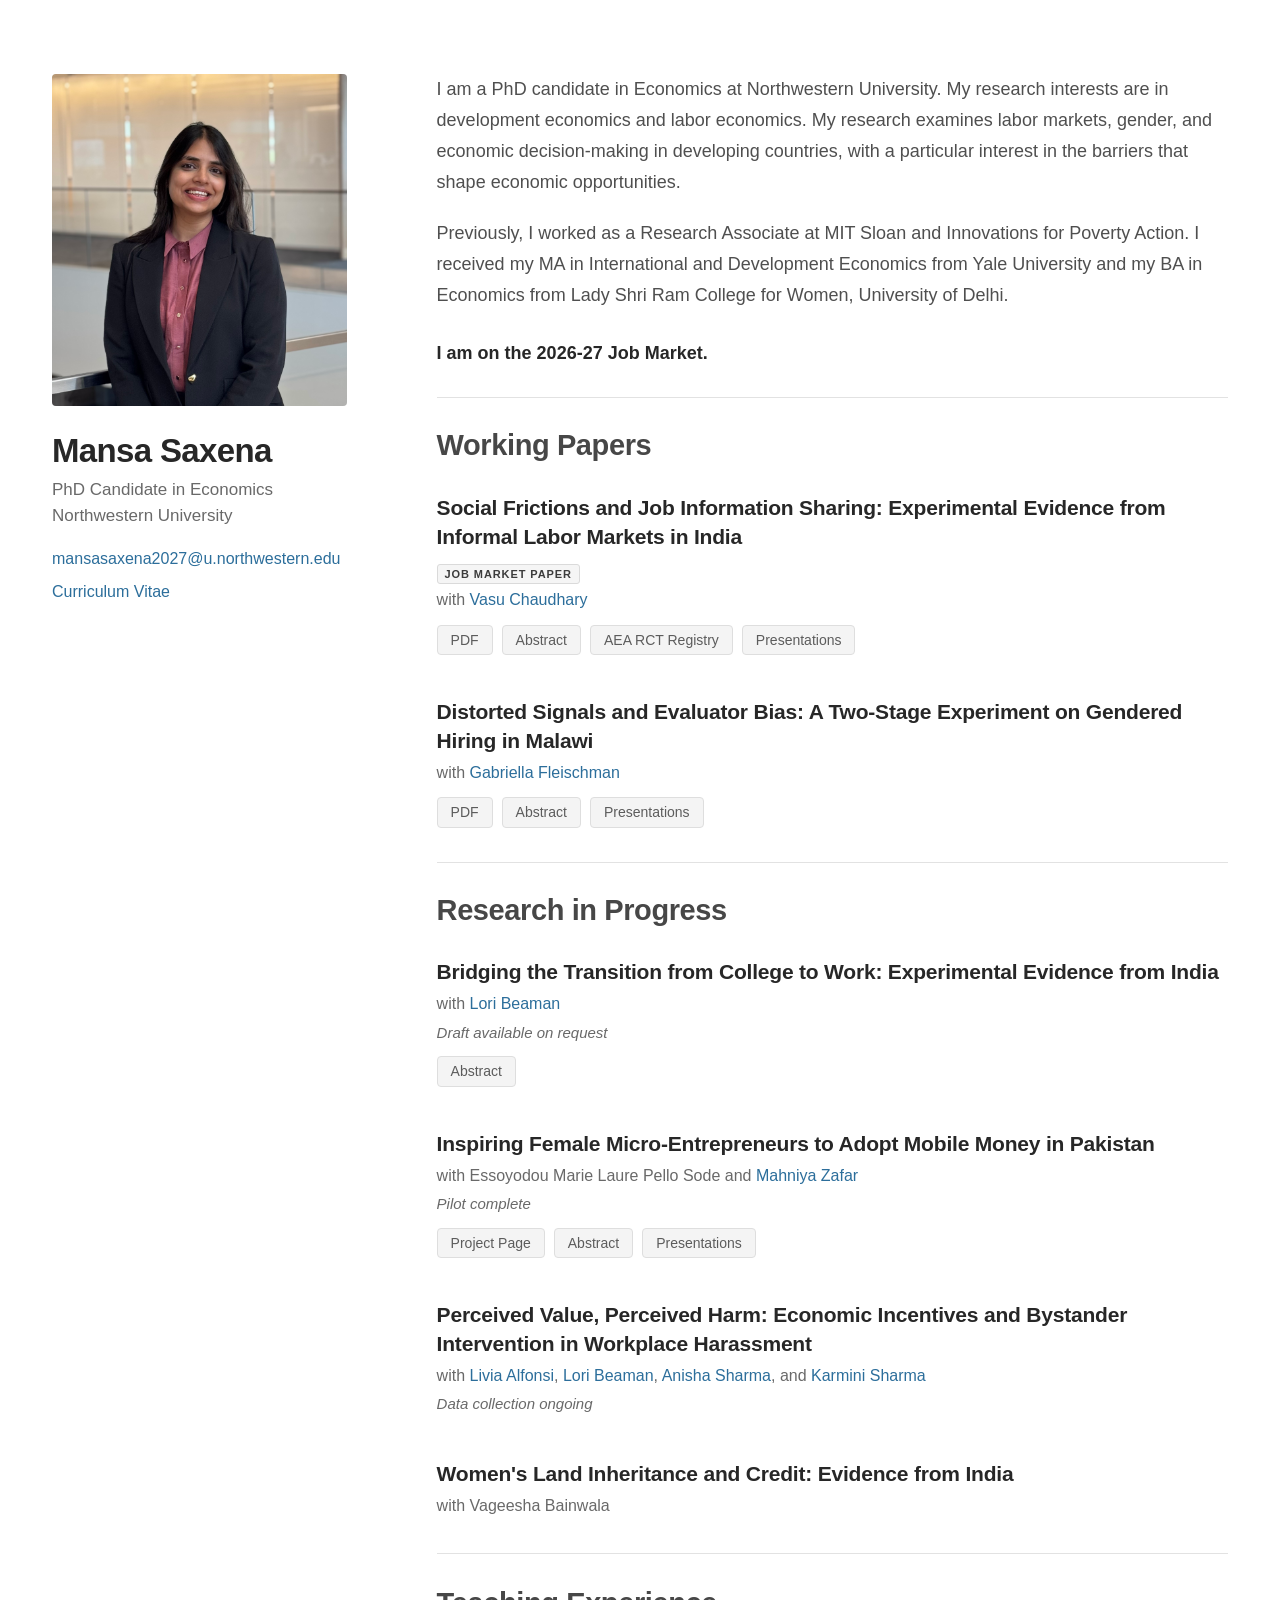
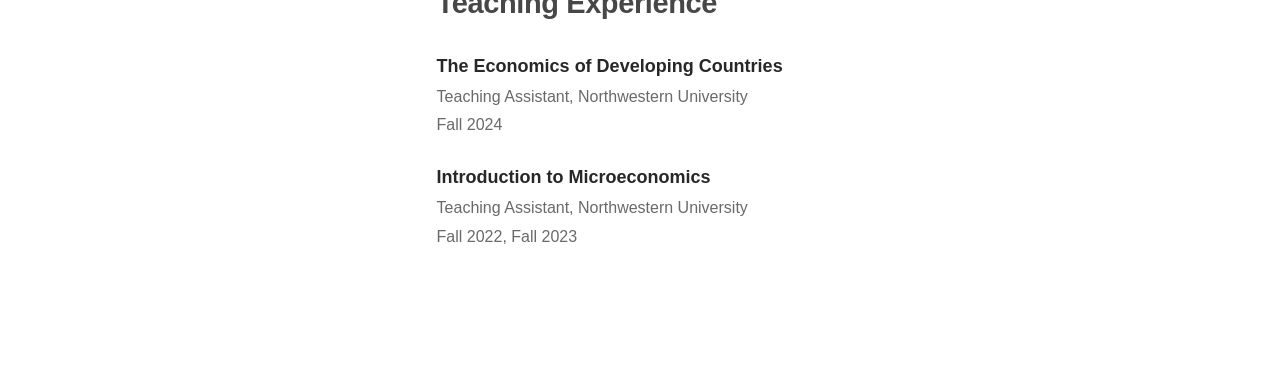
<file: index.html>
<!DOCTYPE html>
<html lang="en">
<head>

  
<!-- Google Analytics -->
<script async src="https://www.googletagmanager.com/gtag/js?id=G-KBWNK5NNSJ"></script>
<script>
  window.dataLayer = window.dataLayer || [];
  function gtag(){dataLayer.push(arguments);}
  gtag('js', new Date());
  gtag('config', 'G-KBWNK5NNSJ');
</script>

  <meta charset="UTF-8">
  <meta name="viewport" content="width=device-width, initial-scale=1.0">
  <meta name="description" content="Mansa Saxena is a PhD candidate in Economics at Northwestern University. Research in development economics and labor economics.">
  <title>Mansa Saxena | PhD Candidate in Economics | Northwestern University</title>
  <link rel="canonical" href="https://mansasaxena.github.io/">
  <link rel="stylesheet" href="style.css">
</head>

<body>
  <div class="home-layout">

    <!-- Left column. The filename is unchanged: this uses your current website photo. -->
    <aside class="profile" aria-label="Profile and contact information">
      <img src="IMG_5058.jpg" alt="Mansa Saxena" class="profile-photo">

      <h1>Mansa Saxena</h1>
      <p class="profile-affiliation">
        PhD Candidate in Economics<br>
        Northwestern University
      </p>
      <p class="profile-contact">
        <a href="mailto:mansasaxena2027@u.northwestern.edu">mansasaxena2027@u.northwestern.edu</a>
      </p>
      <!-- Upload your finalized Northwestern CV at this location to activate the link. -->
      <p class="profile-cv">
        <a href="files/Mansa_Saxena_CV.pdf" target="_blank" rel="noopener noreferrer">Curriculum Vitae</a>
      </p>
    </aside>

    <main class="main-content">
      <section class="biography" aria-label="About me">
        <p>
          I am a PhD candidate in Economics at Northwestern University.
          My research interests are in development economics and labor economics.
          My research examines labor markets, gender, and economic decision-making
          in developing countries, with a particular interest in the barriers that
          shape economic opportunities.
        </p>
        <p>
          Previously, I worked as a Research Associate at MIT Sloan and Innovations
          for Poverty Action. I received my MA in International and Development
          Economics from Yale University and my BA in Economics from Lady Shri Ram
          College for Women, University of Delhi.
        </p>
        <p class="job-market"><strong>I am on the 2026-27 Job Market.</strong></p>
      </section>

      <section class="research-section" id="research" aria-labelledby="working-heading">
        <h2 id="working-heading">Working Papers</h2>

        <article class="paper">
          <div class="paper-heading">
            <h3>Social Frictions and Job Information Sharing: Experimental Evidence from Informal Labor Markets in India</h3>
            <span class="paper-label">JOB MARKET PAPER</span>
          </div>
          <p class="coauthors">with <a href="https://v-asu.github.io/" target="_blank" rel="noopener noreferrer">Vasu Chaudhary</a></p>
          <div class="paper-actions">
  <a class="paper-button" href="https://www.dropbox.com/scl/fi/73ysekn0qsq6nr1jsxhm9/MansaSaxena_JMP.pdf?rlkey=a8pwhk3bz5fs4y36hlvtw63dv&amp;st=z2gty2nb&amp;raw=1" target="_blank" rel="noopener noreferrer">PDF</a>
  <button type="button" class="paper-button toggle-button" data-target="jmp-abstract" aria-controls="jmp-abstract" aria-expanded="false">Abstract</button>
  <a class="paper-button" href="https://www.socialscienceregistry.org/trials/19424" target="_blank" rel="noopener noreferrer">AEA RCT Registry</a>
  <button type="button" class="paper-button toggle-button" data-target="jmp-presentations" aria-controls="jmp-presentations" aria-expanded="false">Presentations</button>
</div>
          <div class="paper-expanded" id="jmp-abstract" hidden>
            <p>Social networks help workers find jobs, but fear of being blamed when a shared job turns out badly may discourage information sharing. We study whether these relational consequences discourage job-information sharing in informal labor markets in India. In a field experiment with 620 daily-wage workers at 32 labor stands in Delhi, we offer workers a one-day paid job organized by our research team and ask them to nominate another worker to hear about the same opportunity, randomizing whether the nominated worker will be told who provided his name. Anonymity increases the probability of nominating another worker by 8.0 percentage points (11%). The effect is larger (14.6 percentage points) among workers who perceive a higher likelihood of problems with the job. Anonymity also increases an index of nominations of workers perceived as able and reliable by 0.215 s.d., without a statistically detectable increase in nominations of close contacts. Descriptive and experimental evidence further supports anticipated relational costs as an explanation. Workers report conflict, demands for compensation, and reduced social and financial exchange following jobs they shared that turned out badly. In a partially incentivized vignette experiment, employer underpayment increases the share of workers willing to give up money to penalize the information source from 11% to 45%, even though the source had no control over payment. These findings show how anticipated relational costs can limit the flow of job information through social networks, potentially reducing their ability to lower search costs for workers and firms.</p>
          </div>
          <div class="paper-expanded" id="jmp-presentations" hidden>
            <p>Development Economics Lunch Workshop, Northwestern University</p>
          </div>
        </article>

        <article class="paper">
          <h3>Distorted Signals and Evaluator Bias: A Two-Stage Experiment on Gendered Hiring in Malawi</h3>
          <p class="coauthors">with <a href="https://gabriella-fleischman.github.io" target="_blank" rel="noopener noreferrer">Gabriella Fleischman</a></p>
          <div class="paper-actions">
            <a class="paper-button" href="files/GenderedHiringMalawi.pdf" target="_blank" rel="noopener noreferrer">PDF</a>
            <button type="button" class="paper-button toggle-button" data-target="malawi-abstract" aria-controls="malawi-abstract" aria-expanded="false">Abstract</button>
            <button type="button" class="paper-button toggle-button" data-target="malawi-presentations" aria-controls="malawi-presentations" aria-expanded="false">Presentations</button>
          </div>
          <div class="paper-expanded" id="malawi-abstract" hidden>
            <p>Female labor force participation is constrained by supply-side frictions, including a lack of qualified female applicants, and demand-side frictions, including biases in hiring decisions. We examine how these distortions interact to affect gender gaps in employment through two experiments conducted in partnership with a firm. The first uses female-directed advertising during a recruitment drive to address supply-side behavioral gender gaps; the second uses a résumé audit study to isolate evaluator biases in hiring. Although the intervention does not affect applicants' objective skills, it unexpectedly reduces female hiring. We find that evaluators place greater weight on noisy signals of soft skills for women than for men, while the recruitment intervention induces lower-ability women to inflate their soft-skill signals. Consequently, evaluators shortlist lower-ability female candidates from treated areas, crowding out higher-ability women. Our estimates suggest that addressing either distorted applicant signals or evaluator bias would close the gender gap in the ability of shortlisted candidates by 51–55%, with only modest additional gains from addressing both.</p>
          </div>
          <div class="paper-expanded" id="malawi-presentations" hidden>
            <p>Northeast Universities Development Consortium (NEUDC) 2025, Advances in Field Experiments 2025, Development Economics Lunch Workshop, Northwestern University</p>
          </div>
        </article>
      </section>

      <section class="research-section" aria-labelledby="progress-heading">
        <h2 id="progress-heading">Research in Progress</h2>

       <article class="paper">
  <h3>Bridging the Transition from College to Work: Experimental Evidence from India</h3>
  <p class="coauthors">with <a href="https://faculty.wcas.northwestern.edu/lab823/" target="_blank" rel="noopener noreferrer">Lori Beaman</a></p>
  <p class="project-status">Draft available on request</p>

  <div class="paper-actions">
    <button type="button" class="paper-button toggle-button" data-target="college-abstract" aria-controls="college-abstract" aria-expanded="false">Abstract</button>
  </div>

  <div class="paper-expanded" id="college-abstract" hidden>
    <p>Despite rising tertiary enrollment rates, youth unemployment remains high in India, like in many countries. We explore, using a field experiment in two northern states of India, whether a friction in the school-to-work transition is a lack of soft skills facilitating job search and career planning. Four to five years after exposure, training raises the share of young adults in employment, education, or training by 13.3 percentage points (se=0.055), from a control-group mean of 33.7%, and increases internship experience, continuing education, and resume readiness. The results suggest that light-touch employability support can improve post-college access to the labor market.</p>
  </div>
</article>

        <article class="paper">
          <h3>Inspiring Female Micro-Entrepreneurs to Adopt Mobile Money in Pakistan</h3>
          <p class="coauthors">with Essoyodou Marie Laure Pello Sode and <a href="https://sites.google.com/view/mahniya-zafar/home?authuser=0" target="_blank" rel="noopener noreferrer">Mahniya Zafar</a></p>
          <p class="project-status">Pilot complete</p>
          <div class="paper-actions">
            <a class="paper-button" href="https://grp.cepr.org/pedl/projects/addressing-barriers-mobile-money-adoption-among-female-micro-entrepreneurs-pakistan" target="_blank" rel="noopener noreferrer">Project Page</a>
            <button type="button" class="paper-button toggle-button" data-target="pakistan-abstract" aria-controls="pakistan-abstract" aria-expanded="false">Abstract</button>
            <button type="button" class="paper-button toggle-button" data-target="pakistan-presentations" aria-controls="pakistan-presentations" aria-expanded="false">Presentations</button>
          </div>
          <div class="paper-expanded" id="pakistan-abstract" hidden>
            <p>Digital financial technologies can lower transaction costs and expand access to financial services, yet their adoption and productive use remain limited among women entrepreneurs. We examine whether practical information about mobile money and exposure to relatable female entrepreneurs who successfully use it in their businesses can increase adoption and use. We pilot these interventions with 299 female micro-entrepreneurs affiliated with a microfinance institution in Lahore, Pakistan. Client groups were randomly assigned to receive either an informational intervention explaining how to use mobile money, with optional hands-on assistance, or the same intervention supplemented by a role-model video featuring successful female entrepreneurs from the same network. Providing information increased registration of mobile money accounts in women's own names by 15 percentage points, relative to a control-group mean of 21%, and reduced perceived fraud risk. Combining information with a role model increased business-related mobile money use by 11 percentage points and transactions with customers or suppliers by 9 percentage points. These findings suggest that informational barriers constrain initial adoption, while trust and perceived benefits may shape subsequent business use.</p>
          </div>
          <div class="paper-expanded" id="pakistan-presentations" hidden>
            <p>PEDL Young Scholars Matchmaking Workshop 2025</p>
          </div>
        </article>

        <article class="paper">
          <h3>Perceived Value, Perceived Harm: Economic Incentives and Bystander Intervention in Workplace Harassment</h3>
          <p class="coauthors">with <a href="https://www.liviaalfonsi.com" target="_blank" rel="noopener noreferrer">Livia Alfonsi</a>, <a href="https://faculty.wcas.northwestern.edu/lab823/" target="_blank" rel="noopener noreferrer">Lori Beaman</a>, <a href="https://sites.google.com/view/anishasharma/" target="_blank" rel="noopener noreferrer">Anisha Sharma</a>, and <a href="https://sites.google.com/view/karmini-sharma/home" target="_blank" rel="noopener noreferrer">Karmini Sharma</a></p>
          <p class="project-status">Data collection ongoing</p>
        </article>

        <article class="paper">
          <h3>Women's Land Inheritance and Credit: Evidence from India</h3>
          <p class="coauthors">with Vageesha Bainwala</p>
        </article>
      </section>

      <section class="supplementary-section" id="teaching" aria-labelledby="teaching-heading">
        <h2 id="teaching-heading">Teaching Experience</h2>
        <div class="teaching-item">
          <h3>The Economics of Developing Countries</h3>
          <p>Teaching Assistant, Northwestern University</p>
          <p>Fall 2024</p>
        </div>
        <div class="teaching-item">
          <h3>Introduction to Microeconomics</h3>
          <p>Teaching Assistant, Northwestern University</p>
          <p>Fall 2022, Fall 2023</p>
        </div>
      </section>
    </main>
  </div>

  <!-- No separate script.js file is needed. -->
  <script>
    document.querySelectorAll('.toggle-button').forEach(function (button) {
      button.addEventListener('click', function () {
        const panel = document.getElementById(button.dataset.target);
        const isOpen = button.getAttribute('aria-expanded') === 'true';
        button.setAttribute('aria-expanded', String(!isOpen));
        panel.hidden = isOpen;
      });
    });
  </script>
</body>
</html>
</file>
<file: style.css>
/* Mansa Saxena — academic website. Adapted from the existing two-column layout. */
:root {
  --text: #303030;
  --heading: #272727;
  --muted: #696969;
  --link: #2c6e9b;
  --border: #e2e2e2;
  --button: #f4f4f4;
}

* { box-sizing: border-box; }
html { scroll-behavior: smooth; }

body {
  margin: 0;
  background: #fff;
  color: var(--text);
  font-family: -apple-system, BlinkMacSystemFont, "Segoe UI", Arial, sans-serif;
  font-size: 17px;
  line-height: 1.65;
  -webkit-font-smoothing: antialiased;
}
a { color: var(--link); text-decoration: none; }
a:hover { text-decoration: underline; }
a:focus-visible, button:focus-visible { outline: 2px solid #207bb3; outline-offset: 3px; }

/* The left profile stays in place while the research column scrolls. */
.home-layout {
  width: min(1360px, 100%);
  margin: 0 auto;
  padding: 74px 52px 105px;
  display: grid;
  grid-template-columns: minmax(215px, 295px) minmax(0, 1fr);
  gap: clamp(52px, 7vw, 112px);
  align-items: start;
}
.profile { position: sticky; top: 44px; min-width: 0; }
.profile-photo {
  display: block;
  width: 100%;
  aspect-ratio: 4 / 4.5;
  object-fit: cover;
  object-position: center 25%;
  border-radius: 4px;
  background: #f0f0f0;
}
.profile h1 {
  margin: 25px 0 7px;
  color: var(--heading);
  font-size: 33px;
  font-weight: 700;
  letter-spacing: -.65px;
  line-height: 1.2;
}
.profile-affiliation { margin: 0 0 19px; color: var(--muted); font-size: 17px; line-height: 1.5; }
.profile-contact, .profile-cv { margin: 0 0 9px; font-size: 16px; line-height: 1.5; overflow-wrap: anywhere; }
.main-content { min-width: 0; }

/* About section */
.biography { padding-bottom: 28px; border-bottom: 1px solid var(--border); }
.biography p { margin: 0 0 19px; color: #4f4f4f; font-size: 18px; line-height: 1.73; }
.biography .job-market { margin: 27px 0 0; color: var(--heading); }

/* Research entries; action buttons intentionally match the small gray buttons
   in the reference website. */
.research-section { padding-top: 29px; }
.research-section + .research-section { border-top: 1px solid var(--border); }
h2 { margin: 0 0 29px; color: #474747; font-size: 29px; line-height: 1.3; font-weight: 700; letter-spacing: -.4px; }
.paper { margin: 0 0 43px; }
.paper:last-child { margin-bottom: 34px; }
.paper h3 { margin: 0 0 4px; color: var(--heading); font-size: 21px; line-height: 1.38; font-weight: 700; letter-spacing: -.2px; }
.paper-heading { display: flex; align-items: baseline; flex-wrap: wrap; gap: 8px 11px; }
.paper-heading h3 { flex: 0 1 auto; }
.paper-label {
  flex: 0 0 auto;
  border-radius: 3px;
  border: 1px solid #dadada;
  background: #f5f5f5;
  padding: 2px 7px;
  font-size: 11px;
  color: #3c3c3c;
  font-weight: 700;
  letter-spacing: .9px;
  line-height: 1.35;
  white-space: nowrap;
}
.coauthors { margin: 3px 0 0; color: var(--muted); font-size: 16px; }
.project-status { margin: 3px 0 0; color: var(--muted); font-style: italic; font-size: 15px; }
.paper-actions { display: flex; flex-wrap: wrap; gap: 9px; align-items: center; margin-top: 11px; }
.paper-button {
  display: inline-block;
  appearance: none;
  -webkit-appearance: none;
  background: var(--button);
  color: #5c5c5c;
  font-family: inherit;
  font-size: 14px;
  line-height: 1.3;
  border: 1px solid #dedede;
  border-radius: 4px;
  padding: 5px 13px;
  cursor: pointer;
}
.paper-button:hover, .paper-button[aria-expanded="true"] {
  background: #eaeaea;
  color: #303030;
  text-decoration: none;
}
.paper-expanded { border-left: 2px solid #dedede; padding-left: 16px; margin-top: 16px; max-width: 100%; }
.paper-expanded[hidden] { display: none; }
.paper-expanded p { color: #555; font-size: 16px; line-height: 1.69; margin: 0; }

/* Teaching */
.supplementary-section { border-top: 1px solid var(--border); padding-top: 31px; margin-top: 2px; }
#teaching { margin-top: 30px; }
.teaching-item { margin-bottom: 25px; }
.teaching-item h3 { font-size: 18px; font-weight: 700; color: var(--heading); margin: 0; }
.teaching-item p { color: var(--muted); margin: 2px 0; font-size: 16px; }

@media (max-width: 850px) {
  .home-layout { grid-template-columns: 1fr; padding: 30px 25px 70px; gap: 35px; }
  .profile { position: static; display: grid; grid-template-columns: 138px minmax(0,1fr); column-gap: 20px; align-content: start; }
  .profile-photo { grid-row: span 4; height: 180px; aspect-ratio: auto; }
  .profile h1 { margin: 0 0 5px; font-size: 27px; }
  .profile-affiliation { font-size: 15px; margin: 0 0 9px; }
  .profile-contact, .profile-cv { font-size: 14px; margin-bottom: 7px; }
  .biography p { font-size: 16px; }
  .paper h3 { font-size: 19px; }
  h2 { font-size: 27px; }
}
@media (max-width: 480px) {
  .home-layout { padding: 23px 18px 60px; }
  .profile { grid-template-columns: 105px minmax(0,1fr); column-gap: 15px; }
  .profile-photo { height: 146px; }
  .profile h1 { font-size: 24px; }
  .profile-affiliation { font-size: 13px; }
  .profile-contact, .profile-cv { font-size: 12px; }
  h2 { font-size: 25px; }
}
</file>
